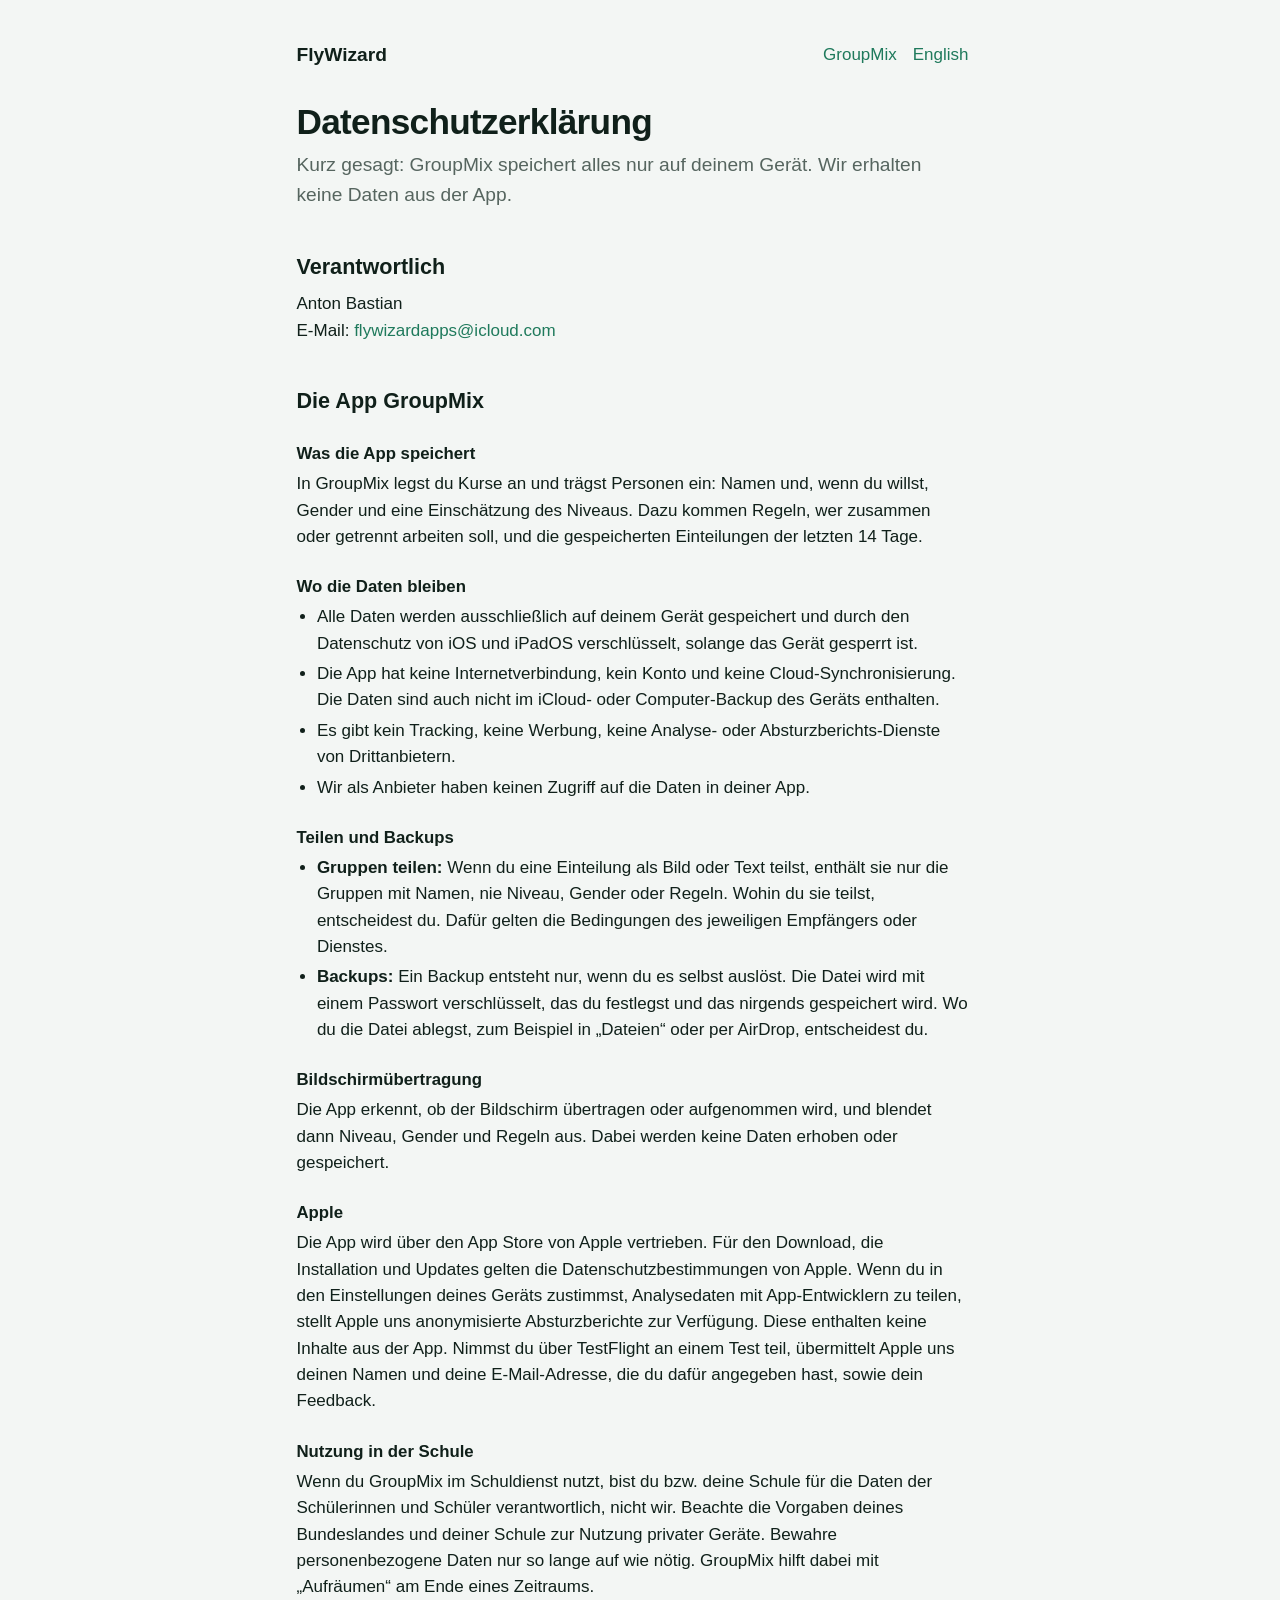
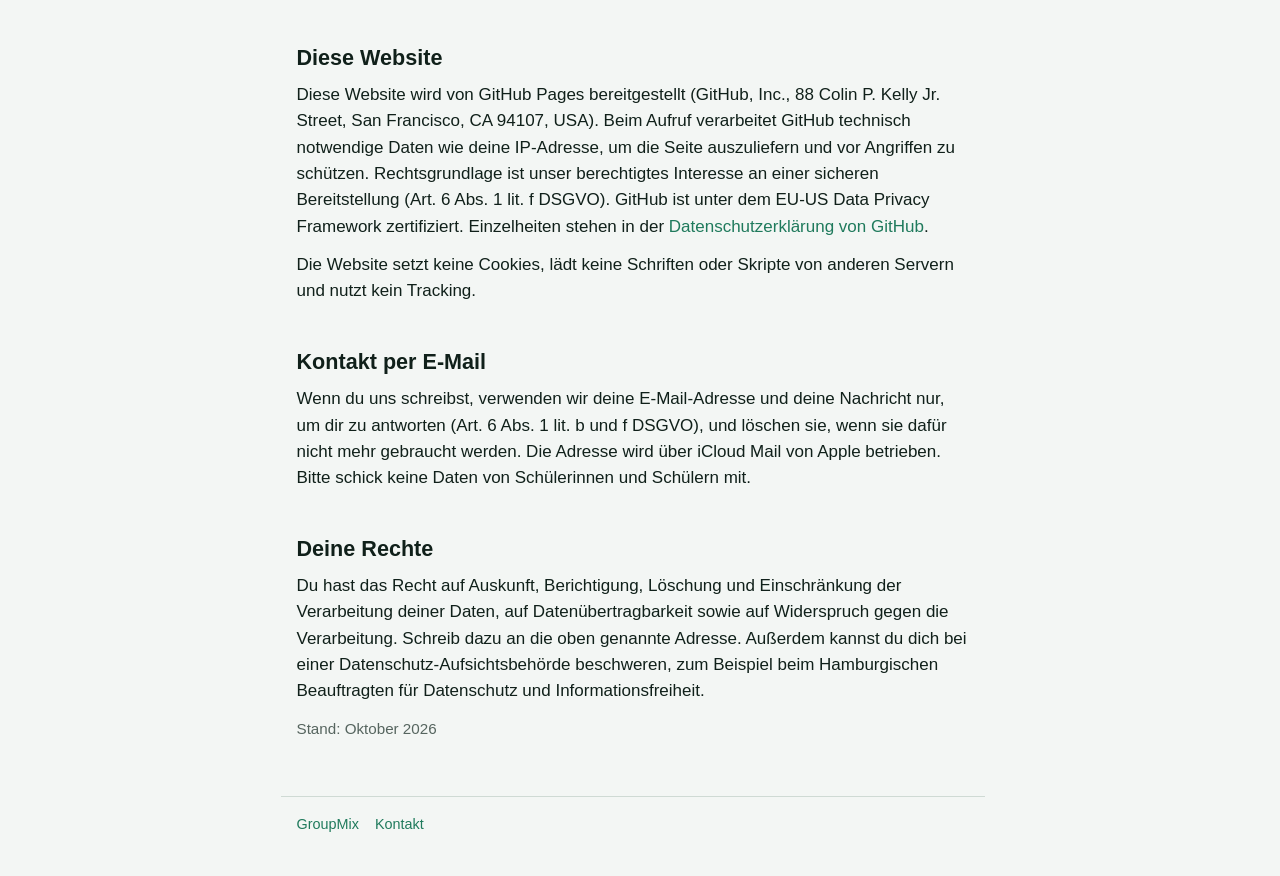
<file: groupmix/datenschutz/index.html>
<!doctype html>
<html lang="de">
<head>
  <meta charset="utf-8">
  <meta name="viewport" content="width=device-width, initial-scale=1">
  <title>GroupMix – Datenschutz</title>
  <meta name="description" content="Datenschutzerklärung für die App GroupMix und diese Website.">
  <link rel="stylesheet" href="/style.css">
  <link rel="alternate" hreflang="en" href="/groupmix/en/privacy/">
</head>
<body>
  <header>
    <a class="brand" href="/">FlyWizard</a>
    <nav><a href="/groupmix/">GroupMix</a><a href="/groupmix/en/privacy/" hreflang="en" lang="en">English</a></nav>
  </header>
  <main>
    <h1>Datenschutzerklärung</h1>
    <p class="lead">Kurz gesagt: GroupMix speichert alles nur auf deinem Gerät. Wir erhalten keine Daten aus der App.</p>

    <h2>Verantwortlich</h2>
    <p>Anton Bastian<br>
    E-Mail: <a href="mailto:flywizardapps@icloud.com">flywizardapps@icloud.com</a></p>

    <h2>Die App GroupMix</h2>

    <h3>Was die App speichert</h3>
    <p>In GroupMix legst du Kurse an und trägst Personen ein: Namen und, wenn du willst, Gender und eine Einschätzung des Niveaus. Dazu kommen Regeln, wer zusammen oder getrennt arbeiten soll, und die gespeicherten Einteilungen der letzten 14 Tage.</p>

    <h3>Wo die Daten bleiben</h3>
    <ul>
      <li>Alle Daten werden ausschließlich auf deinem Gerät gespeichert und durch den Datenschutz von iOS und iPadOS verschlüsselt, solange das Gerät gesperrt ist.</li>
      <li>Die App hat keine Internetverbindung, kein Konto und keine Cloud-Synchronisierung. Die Daten sind auch nicht im iCloud- oder Computer-Backup des Geräts enthalten.</li>
      <li>Es gibt kein Tracking, keine Werbung, keine Analyse- oder Absturzberichts-Dienste von Drittanbietern.</li>
      <li>Wir als Anbieter haben keinen Zugriff auf die Daten in deiner App.</li>
    </ul>

    <h3>Teilen und Backups</h3>
    <ul>
      <li><strong>Gruppen teilen:</strong> Wenn du eine Einteilung als Bild oder Text teilst, enthält sie nur die Gruppen mit Namen, nie Niveau, Gender oder Regeln. Wohin du sie teilst, entscheidest du. Dafür gelten die Bedingungen des jeweiligen Empfängers oder Dienstes.</li>
      <li><strong>Backups:</strong> Ein Backup entsteht nur, wenn du es selbst auslöst. Die Datei wird mit einem Passwort verschlüsselt, das du festlegst und das nirgends gespeichert wird. Wo du die Datei ablegst, zum Beispiel in „Dateien“ oder per AirDrop, entscheidest du.</li>
    </ul>

    <h3>Bildschirmübertragung</h3>
    <p>Die App erkennt, ob der Bildschirm übertragen oder aufgenommen wird, und blendet dann Niveau, Gender und Regeln aus. Dabei werden keine Daten erhoben oder gespeichert.</p>

    <h3>Apple</h3>
    <p>Die App wird über den App Store von Apple vertrieben. Für den Download, die Installation und Updates gelten die Datenschutzbestimmungen von Apple. Wenn du in den Einstellungen deines Geräts zustimmst, Analysedaten mit App-Entwicklern zu teilen, stellt Apple uns anonymisierte Absturzberichte zur Verfügung. Diese enthalten keine Inhalte aus der App. Nimmst du über TestFlight an einem Test teil, übermittelt Apple uns deinen Namen und deine E-Mail-Adresse, die du dafür angegeben hast, sowie dein Feedback.</p>

    <h3>Nutzung in der Schule</h3>
    <p>Wenn du GroupMix im Schuldienst nutzt, bist du bzw. deine Schule für die Daten der Schülerinnen und Schüler verantwortlich, nicht wir. Beachte die Vorgaben deines Bundeslandes und deiner Schule zur Nutzung privater Geräte. Bewahre personenbezogene Daten nur so lange auf wie nötig. GroupMix hilft dabei mit „Aufräumen“ am Ende eines Zeitraums.</p>

    <h2>Diese Website</h2>
    <p>Diese Website wird von GitHub Pages bereitgestellt (GitHub, Inc., 88 Colin P. Kelly Jr. Street, San Francisco, CA 94107, USA). Beim Aufruf verarbeitet GitHub technisch notwendige Daten wie deine IP-Adresse, um die Seite auszuliefern und vor Angriffen zu schützen. Rechtsgrundlage ist unser berechtigtes Interesse an einer sicheren Bereitstellung (Art. 6 Abs. 1 lit. f DSGVO). GitHub ist unter dem EU-US Data Privacy Framework zertifiziert. Einzelheiten stehen in der <a href="https://docs.github.com/de/site-policy/privacy-policies/github-general-privacy-statement">Datenschutzerklärung von GitHub</a>.</p>
    <p>Die Website setzt keine Cookies, lädt keine Schriften oder Skripte von anderen Servern und nutzt kein Tracking.</p>

    <h2>Kontakt per E-Mail</h2>
    <p>Wenn du uns schreibst, verwenden wir deine E-Mail-Adresse und deine Nachricht nur, um dir zu antworten (Art. 6 Abs. 1 lit. b und f DSGVO), und löschen sie, wenn sie dafür nicht mehr gebraucht werden. Die Adresse wird über iCloud Mail von Apple betrieben. Bitte schick keine Daten von Schülerinnen und Schülern mit.</p>

    <h2>Deine Rechte</h2>
    <p>Du hast das Recht auf Auskunft, Berichtigung, Löschung und Einschränkung der Verarbeitung deiner Daten, auf Datenübertragbarkeit sowie auf Widerspruch gegen die Verarbeitung. Schreib dazu an die oben genannte Adresse. Außerdem kannst du dich bei einer Datenschutz-Aufsichtsbehörde beschweren, zum Beispiel beim Hamburgischen Beauftragten für Datenschutz und Informationsfreiheit.</p>

    <p class="muted">Stand: Oktober 2026</p>
  </main>
  <footer>
    <a href="/groupmix/">GroupMix</a><a href="mailto:flywizardapps@icloud.com">Kontakt</a>
  </footer>
</body>
</html>
</file>
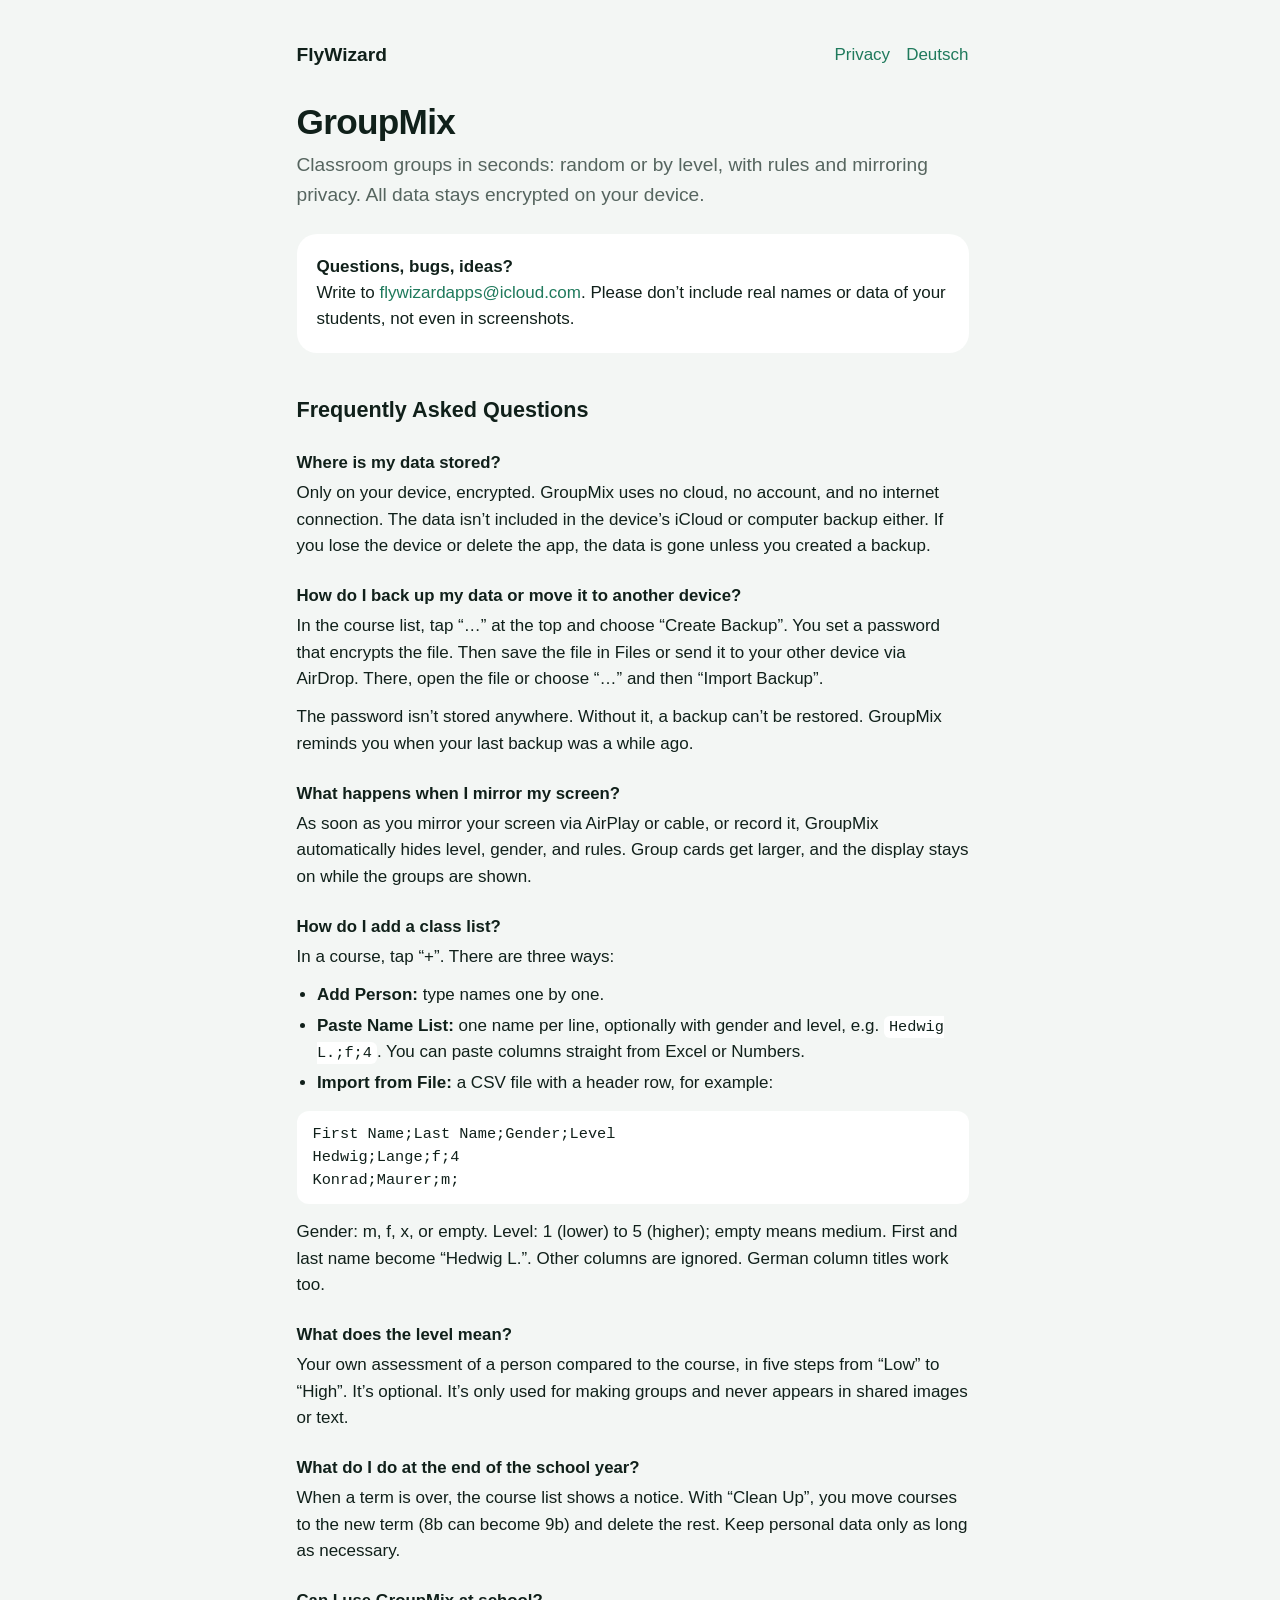
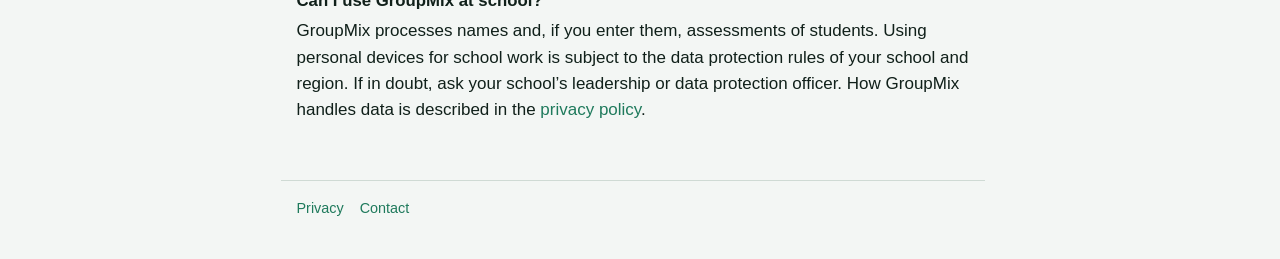
<file: groupmix/en/index.html>
<!doctype html>
<html lang="en">
<head>
  <meta charset="utf-8">
  <meta name="viewport" content="width=device-width, initial-scale=1">
  <title>GroupMix – Support</title>
  <meta name="description" content="GroupMix makes groups for your class. Help, frequently asked questions, and contact.">
  <link rel="stylesheet" href="/style.css">
  <link rel="alternate" hreflang="de" href="/groupmix/">
</head>
<body>
  <header>
    <a class="brand" href="/">FlyWizard</a>
    <nav><a href="/groupmix/en/privacy/">Privacy</a><a href="/groupmix/" hreflang="de" lang="de">Deutsch</a></nav>
  </header>
  <main>
    <h1>GroupMix</h1>
    <p class="lead">Classroom groups in seconds: random or by level, with rules and mirroring privacy. All data stays encrypted on your device.</p>

    <div class="card">
      <strong>Questions, bugs, ideas?</strong><br>
      Write to <a href="mailto:flywizardapps@icloud.com">flywizardapps@icloud.com</a>. Please don’t include real names or data of your students, not even in screenshots.
    </div>

    <h2>Frequently Asked Questions</h2>

    <h3>Where is my data stored?</h3>
    <p>Only on your device, encrypted. GroupMix uses no cloud, no account, and no internet connection. The data isn’t included in the device’s iCloud or computer backup either. If you lose the device or delete the app, the data is gone unless you created a backup.</p>

    <h3>How do I back up my data or move it to another device?</h3>
    <p>In the course list, tap “…” at the top and choose “Create Backup”. You set a password that encrypts the file. Then save the file in Files or send it to your other device via AirDrop. There, open the file or choose “…” and then “Import Backup”.</p>
    <p>The password isn’t stored anywhere. Without it, a backup can’t be restored. GroupMix reminds you when your last backup was a while ago.</p>

    <h3>What happens when I mirror my screen?</h3>
    <p>As soon as you mirror your screen via AirPlay or cable, or record it, GroupMix automatically hides level, gender, and rules. Group cards get larger, and the display stays on while the groups are shown.</p>

    <h3>How do I add a class list?</h3>
    <p>In a course, tap “+”. There are three ways:</p>
    <ul>
      <li><strong>Add Person:</strong> type names one by one.</li>
      <li><strong>Paste Name List:</strong> one name per line, optionally with gender and level, e.g. <code>Hedwig L.;f;4</code>. You can paste columns straight from Excel or Numbers.</li>
      <li><strong>Import from File:</strong> a CSV file with a header row, for example:</li>
    </ul>
<pre>First Name;Last Name;Gender;Level
Hedwig;Lange;f;4
Konrad;Maurer;m;</pre>
    <p>Gender: m, f, x, or empty. Level: 1 (lower) to 5 (higher); empty means medium. First and last name become “Hedwig L.”. Other columns are ignored. German column titles work too.</p>

    <h3>What does the level mean?</h3>
    <p>Your own assessment of a person compared to the course, in five steps from “Low” to “High”. It’s optional. It’s only used for making groups and never appears in shared images or text.</p>

    <h3>What do I do at the end of the school year?</h3>
    <p>When a term is over, the course list shows a notice. With “Clean Up”, you move courses to the new term (8b can become 9b) and delete the rest. Keep personal data only as long as necessary.</p>

    <h3>Can I use GroupMix at school?</h3>
    <p>GroupMix processes names and, if you enter them, assessments of students. Using personal devices for school work is subject to the data protection rules of your school and region. If in doubt, ask your school’s leadership or data protection officer. How GroupMix handles data is described in the <a href="/groupmix/en/privacy/">privacy policy</a>.</p>
  </main>
  <footer>
    <a href="/groupmix/en/privacy/">Privacy</a><a href="mailto:flywizardapps@icloud.com">Contact</a>
  </footer>
</body>
</html>
</file>
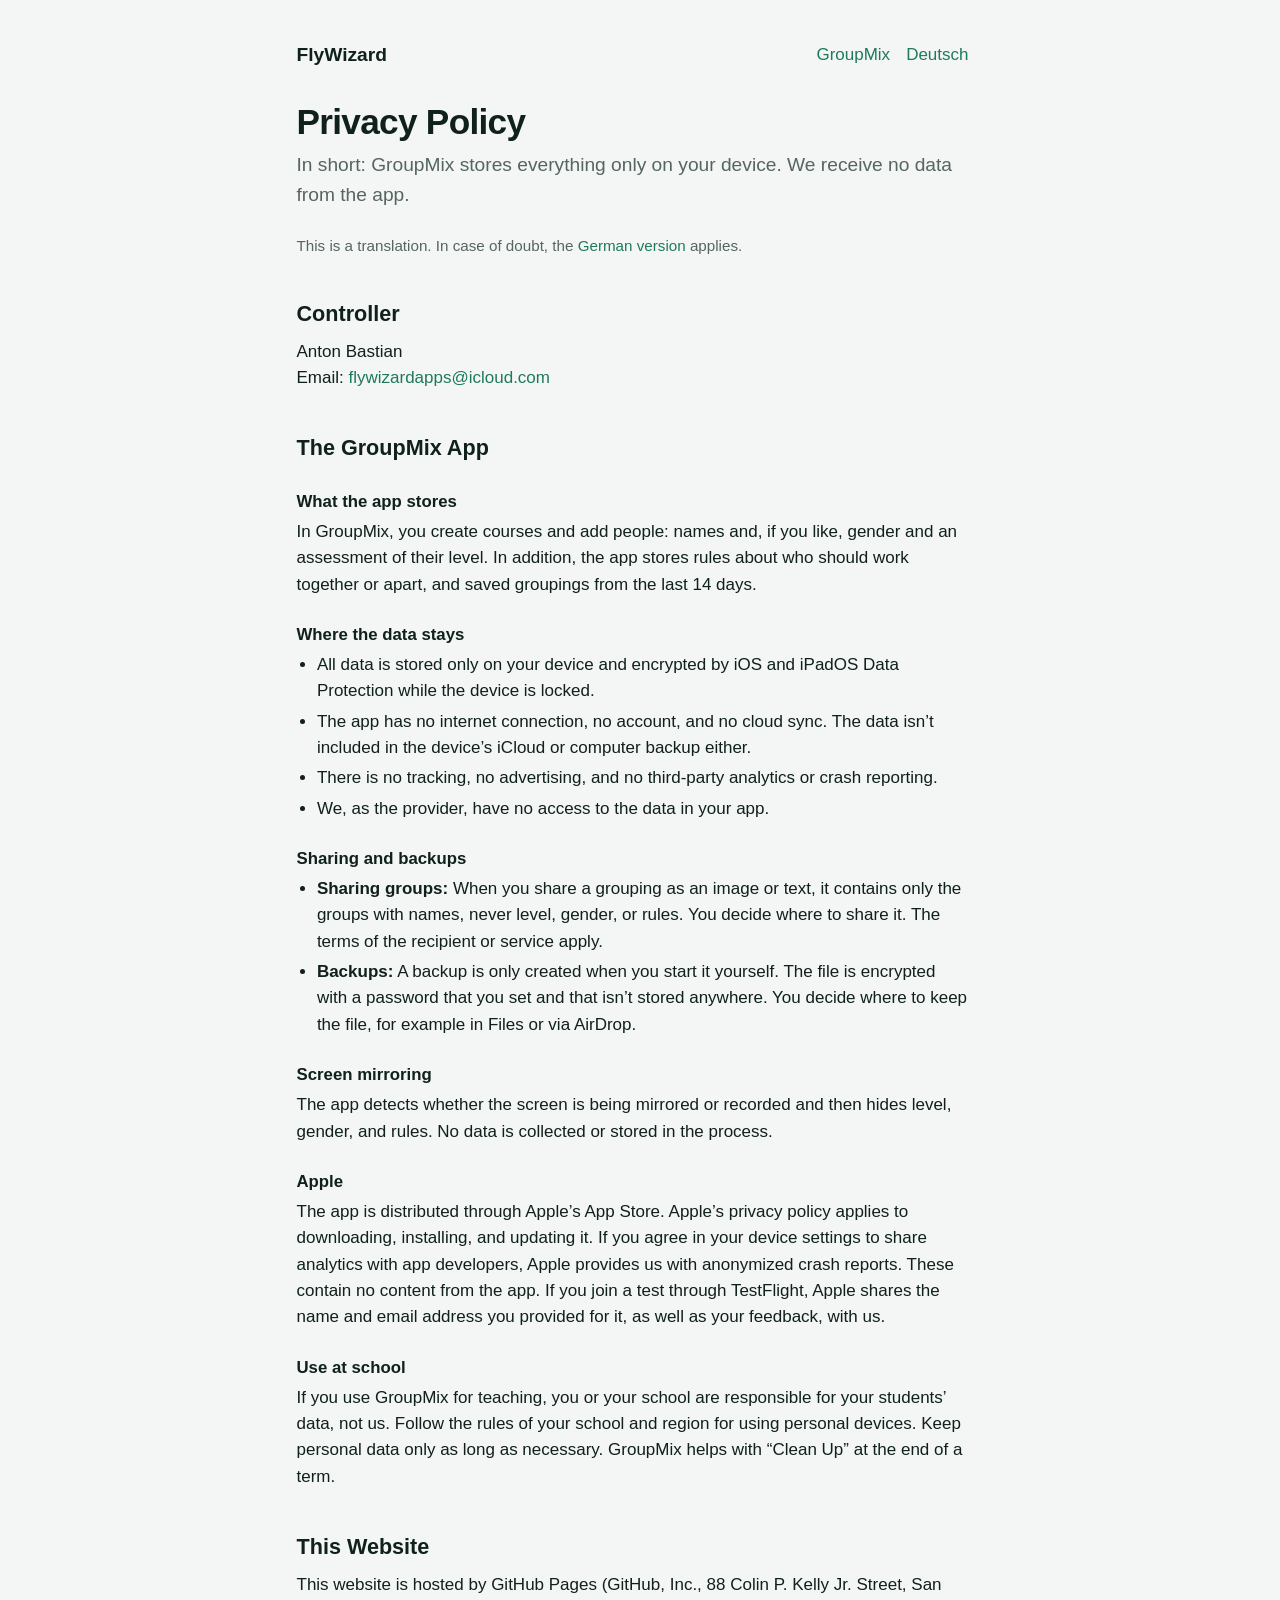
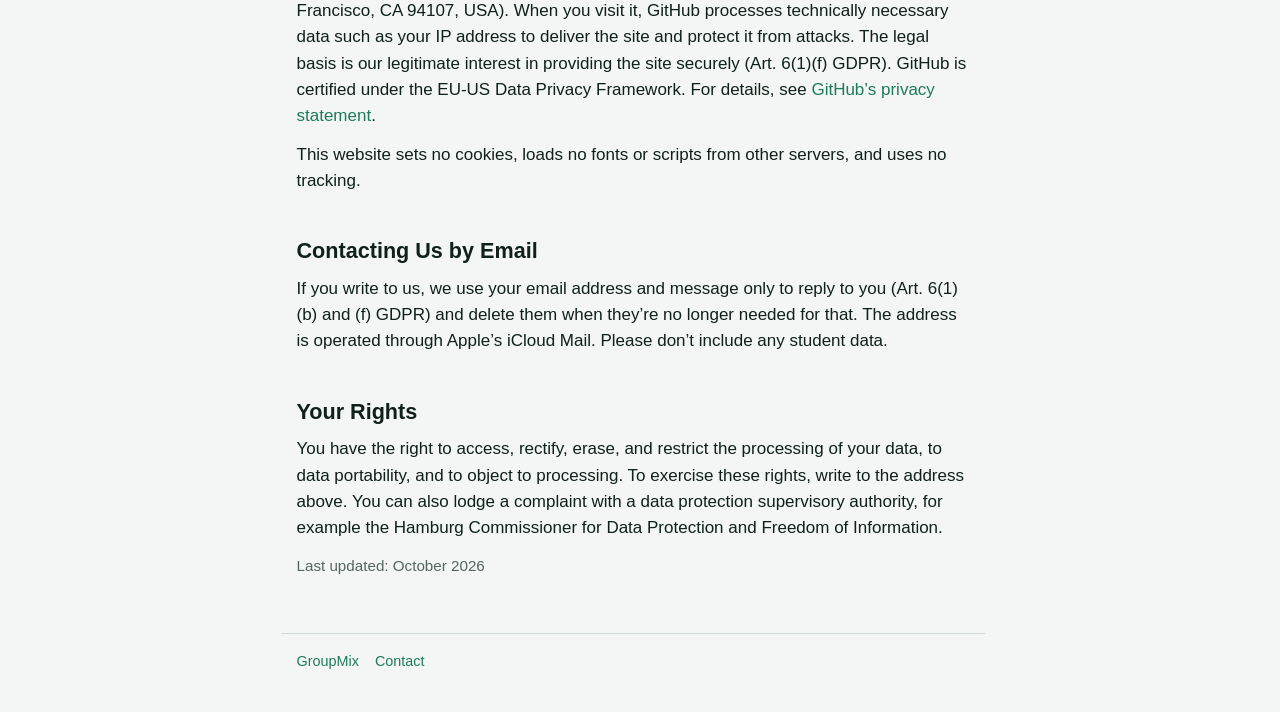
<file: groupmix/en/privacy/index.html>
<!doctype html>
<html lang="en">
<head>
  <meta charset="utf-8">
  <meta name="viewport" content="width=device-width, initial-scale=1">
  <title>GroupMix – Privacy Policy</title>
  <meta name="description" content="Privacy policy for the GroupMix app and this website.">
  <link rel="stylesheet" href="/style.css">
  <link rel="alternate" hreflang="de" href="/groupmix/datenschutz/">
</head>
<body>
  <header>
    <a class="brand" href="/">FlyWizard</a>
    <nav><a href="/groupmix/en/">GroupMix</a><a href="/groupmix/datenschutz/" hreflang="de" lang="de">Deutsch</a></nav>
  </header>
  <main>
    <h1>Privacy Policy</h1>
    <p class="lead">In short: GroupMix stores everything only on your device. We receive no data from the app.</p>
    <p class="muted">This is a translation. In case of doubt, the <a href="/groupmix/datenschutz/">German version</a> applies.</p>

    <h2>Controller</h2>
    <p>Anton Bastian<br>
    Email: <a href="mailto:flywizardapps@icloud.com">flywizardapps@icloud.com</a></p>

    <h2>The GroupMix App</h2>

    <h3>What the app stores</h3>
    <p>In GroupMix, you create courses and add people: names and, if you like, gender and an assessment of their level. In addition, the app stores rules about who should work together or apart, and saved groupings from the last 14 days.</p>

    <h3>Where the data stays</h3>
    <ul>
      <li>All data is stored only on your device and encrypted by iOS and iPadOS Data Protection while the device is locked.</li>
      <li>The app has no internet connection, no account, and no cloud sync. The data isn’t included in the device’s iCloud or computer backup either.</li>
      <li>There is no tracking, no advertising, and no third-party analytics or crash reporting.</li>
      <li>We, as the provider, have no access to the data in your app.</li>
    </ul>

    <h3>Sharing and backups</h3>
    <ul>
      <li><strong>Sharing groups:</strong> When you share a grouping as an image or text, it contains only the groups with names, never level, gender, or rules. You decide where to share it. The terms of the recipient or service apply.</li>
      <li><strong>Backups:</strong> A backup is only created when you start it yourself. The file is encrypted with a password that you set and that isn’t stored anywhere. You decide where to keep the file, for example in Files or via AirDrop.</li>
    </ul>

    <h3>Screen mirroring</h3>
    <p>The app detects whether the screen is being mirrored or recorded and then hides level, gender, and rules. No data is collected or stored in the process.</p>

    <h3>Apple</h3>
    <p>The app is distributed through Apple’s App Store. Apple’s privacy policy applies to downloading, installing, and updating it. If you agree in your device settings to share analytics with app developers, Apple provides us with anonymized crash reports. These contain no content from the app. If you join a test through TestFlight, Apple shares the name and email address you provided for it, as well as your feedback, with us.</p>

    <h3>Use at school</h3>
    <p>If you use GroupMix for teaching, you or your school are responsible for your students’ data, not us. Follow the rules of your school and region for using personal devices. Keep personal data only as long as necessary. GroupMix helps with “Clean Up” at the end of a term.</p>

    <h2>This Website</h2>
    <p>This website is hosted by GitHub Pages (GitHub, Inc., 88 Colin P. Kelly Jr. Street, San Francisco, CA 94107, USA). When you visit it, GitHub processes technically necessary data such as your IP address to deliver the site and protect it from attacks. The legal basis is our legitimate interest in providing the site securely (Art. 6(1)(f) GDPR). GitHub is certified under the EU-US Data Privacy Framework. For details, see <a href="https://docs.github.com/en/site-policy/privacy-policies/github-general-privacy-statement">GitHub’s privacy statement</a>.</p>
    <p>This website sets no cookies, loads no fonts or scripts from other servers, and uses no tracking.</p>

    <h2>Contacting Us by Email</h2>
    <p>If you write to us, we use your email address and message only to reply to you (Art. 6(1)(b) and (f) GDPR) and delete them when they’re no longer needed for that. The address is operated through Apple’s iCloud Mail. Please don’t include any student data.</p>

    <h2>Your Rights</h2>
    <p>You have the right to access, rectify, erase, and restrict the processing of your data, to data portability, and to object to processing. To exercise these rights, write to the address above. You can also lodge a complaint with a data protection supervisory authority, for example the Hamburg Commissioner for Data Protection and Freedom of Information.</p>

    <p class="muted">Last updated: October 2026</p>
  </main>
  <footer>
    <a href="/groupmix/en/">GroupMix</a><a href="mailto:flywizardapps@icloud.com">Contact</a>
  </footer>
</body>
</html>
</file>
<file: style.css>
/* Farben aus dem GroupMix-Designsystem (Design/tokens.json im App-Repo), Systemschrift, ohne externe Ressourcen. */
:root {
  --bg: #F3F6F4;          /* surface */
  --text: #10201A;        /* ink */
  --secondary: #56655F;   /* ink-muted */
  --accent: #1F7A5C;      /* accent */
  --rule: #CFDAD4;        /* hairline */
  --card: #FFFFFF;        /* surface-raised */
  --ground: #1F7A5C;      /* kiesel-ground */
  --on-ground: #FFFFFF;   /* on-ground */
  color-scheme: light dark;
}

@media (prefers-color-scheme: dark) {
  :root {
    --bg: #0E1211;
    --text: #EDF3F0;
    --secondary: #9BAAA3;
    --accent: #5CC79A;
    --rule: #2C3833;
    --card: #18201D;
  }
}

* { box-sizing: border-box; }

/* Platz für die Scrollleiste immer freihalten, damit der Inhalt beim Seitenwechsel nicht springt. */
html { overflow-y: scroll; }
@supports (scrollbar-gutter: stable) {
  html { overflow-y: auto; scrollbar-gutter: stable; }
}

body {
  margin: 0;
  background: var(--bg);
  color: var(--text);
  font: 17px/1.55 -apple-system, BlinkMacSystemFont, "SF Pro Text", "Helvetica Neue", Arial, sans-serif;
  -webkit-text-size-adjust: 100%;
}

main, header, footer {
  max-width: 44rem;
  margin: 0 auto;
  padding: 0 16px;
}

header {
  padding-top: 40px;
  display: flex;
  align-items: center;
  justify-content: space-between;
  gap: 16px;
  flex-wrap: wrap;
}

header .brand {
  display: inline-flex;
  align-items: center;
  gap: 12px;
  color: var(--text);
  font-weight: 700;
  font-size: 1.2rem;
}

header .brand:hover { text-decoration: none; }
header .brand img { display: block; width: 48px; height: 48px; }
header nav { display: flex; flex-wrap: wrap; gap: 4px 16px; }

h1 { font-size: 2.2rem; line-height: 1.15; margin: 32px 0 8px; letter-spacing: -0.02em; }
h2 { font-size: 1.35rem; margin: 40px 0 8px; }
h3 { font-size: 1.05rem; margin: 24px 0 4px; }
p, ul { margin: 0 0 12px; }
ul { padding-left: 1.2em; }
li { margin-bottom: 4px; }

a { color: var(--accent); text-decoration: none; }
a:hover { text-decoration: underline; }
a:focus-visible { outline: 2px solid var(--accent); outline-offset: 2px; border-radius: 4px; }

.lead { font-size: 1.2rem; color: var(--secondary); margin-bottom: 24px; }
.muted { color: var(--secondary); font-size: 0.95rem; }

.card {
  background: var(--card);
  border-radius: 20px;
  padding: 20px;
  margin: 24px 0;
}

code {
  font: 0.9em ui-monospace, "SF Mono", Menlo, monospace;
  background: var(--card);
  padding: 2px 5px;
  border-radius: 6px;
}

pre {
  font: 0.9em/1.5 ui-monospace, "SF Mono", Menlo, monospace;
  background: var(--card);
  padding: 12px 16px;
  border-radius: 12px;
  overflow-x: auto;
}

footer {
  margin-top: 56px;
  padding-top: 16px;
  padding-bottom: 40px;
  border-top: 1px solid var(--rule);
  color: var(--secondary);
  font-size: 0.9rem;
}

footer a { margin-right: 16px; }


/* Häufige Fragen: zugeklappt, per Tipp aufklappbar. */
.faq { margin-top: 8px; border-top: 1px solid var(--rule); }

.faq details { border-bottom: 1px solid var(--rule); }

.faq summary {
  list-style: none;
  cursor: pointer;
  display: flex;
  justify-content: space-between;
  align-items: baseline;
  gap: 16px;
  padding: 14px 0;
  font-weight: 600;
}

.faq summary::-webkit-details-marker { display: none; }

.faq summary::after {
  content: "+";
  color: var(--accent);
  font-size: 1.3em;
  line-height: 1;
}

.faq details[open] summary::after { content: "−"; }

.faq summary:focus-visible { outline: 2px solid var(--accent); outline-offset: 4px; border-radius: 4px; }

.faq .answer { padding-bottom: 16px; }

.faq h4 { font-size: 1rem; margin: 12px 0 4px; }

ol { margin: 0 0 12px; padding-left: 1.4em; }

/* Anleitung: Inhaltsverzeichnis und Sprungziele. */
.toc {
  background: var(--card);
  border-radius: 20px;
  padding: 20px;
  margin: 24px 0;
}

.toc ol { margin: 8px 0 0; }

section[id], h3[id] { scroll-margin-top: 16px; }

header nav a[aria-current="page"] { color: var(--text); }

/* Startseite: grünes Band mit Kiesel-Motiv, rechts angeschnitten (mindestens zwei Stapel bleiben ganz). */
.hero {
  background: var(--ground);
  color: var(--on-ground);
  border-radius: 20px;
  padding: 32px 24px 24px;
  margin: 32px 0 24px;
  overflow: hidden;
}

.hero h1 { margin: 0 0 12px; color: var(--on-ground); }
.hero p { font-size: 1.2rem; margin: 0; max-width: 34rem; }

/* App-Store-Plakette von Apple (unverändert, mindestens 40 px hoch, Freiraum ringsum). */
.store-badge { display: inline-block; margin-top: 20px; line-height: 0; }
.store-badge img { height: 48px; width: auto; }
.store-badge:focus-visible { outline-color: var(--on-ground); }

.hero-mark {
  display: block;
  width: min(80%, 360px);
  height: auto;
  margin: 24px -15% 0 auto;
}

/* ===== Anleitung als Hilfe-Center (nur mit <body class="guide">) =====
   Ohne JavaScript: alles als lange Seite. Mit JavaScript (html.js) zeigt anleitung.js immer nur eine Ansicht. */
.sr-only { position: absolute; width: 1px; height: 1px; margin: -1px; padding: 0; overflow: hidden; clip: rect(0 0 0 0); white-space: nowrap; border: 0; }

@media (prefers-reduced-motion: no-preference) {
  html:has(body.guide) { scroll-behavior: smooth; }
}

.guide header, .guide footer { max-width: 72rem; }
.guide main { max-width: 72rem; display: block; }
.guide [id] { scroll-margin-top: 24px; }
.guide h2[tabindex="-1"]:focus, .guide h1[tabindex="-1"]:focus { outline: none; }

/* Übersicht */
.guide .g-overview > h1 { margin-top: 32px; }
.guide .g-tiles { display: grid; grid-template-columns: 1fr; gap: 16px; margin: 24px 0 8px; }
.guide .tile { background: var(--card); border: 1px solid var(--rule); border-radius: 20px; padding: 18px 22px 10px; }
.guide .tile h2 { font-size: 1.2rem; margin: 0 0 8px; letter-spacing: -0.01em; }
.guide .tile h2 a { color: var(--text); }
.guide .tile h2 a:hover { color: var(--accent); text-decoration: none; }
.guide .tile ul { list-style: none; padding: 0; margin: 0 0 8px; }
.guide .tile li { margin: 0; }
.guide .tile li a { display: block; padding: 4px 0; color: var(--accent); }
.guide .tile .tile-text { color: var(--secondary); margin: 0 0 12px; }

.guide .schnellstart { background: var(--card); border: 1px solid var(--rule); border-top: 4px solid var(--accent); border-radius: 20px; padding: 20px 22px 8px; margin: 16px 0 8px; }
.guide .schnellstart h2 { border: 0; padding: 0; margin: 0 0 8px; font-size: 1.3rem; }
.guide .schnellstart ol { padding-left: 1.5em; }
.guide .schnellstart li { margin-bottom: 8px; }

/* Suche */
.guide .g-search input {
  display: block; width: 100%; min-height: 52px; margin: 0;
  font: inherit; font-size: 1.06rem; color: var(--text);
  background: var(--card) url("data:image/svg+xml,%3Csvg xmlns='http://www.w3.org/2000/svg' viewBox='0 0 24 24' fill='none' stroke='%2356655F' stroke-width='2.2' stroke-linecap='round'%3E%3Ccircle cx='10.5' cy='10.5' r='6.5'/%3E%3Cpath d='m15.5 15.5 5 5'/%3E%3C/svg%3E") no-repeat 16px 50% / 20px 20px;
  border: 1px solid var(--rule); border-radius: 16px; padding: 12px 16px 12px 46px;
  box-shadow: 0 1px 2px rgba(16, 32, 26, 0.06);
  -webkit-appearance: none; appearance: none;
}
@media (prefers-color-scheme: dark) {
  .guide .g-search input { background-image: url("data:image/svg+xml,%3Csvg xmlns='http://www.w3.org/2000/svg' viewBox='0 0 24 24' fill='none' stroke='%239BAAA3' stroke-width='2.2' stroke-linecap='round'%3E%3Ccircle cx='10.5' cy='10.5' r='6.5'/%3E%3Cpath d='m15.5 15.5 5 5'/%3E%3C/svg%3E"); box-shadow: none; }
}
.guide .g-search input::-webkit-search-decoration { -webkit-appearance: none; }
.guide .g-side .g-search input { min-height: 44px; font-size: 1rem; border-radius: 14px; background-position: 14px 50%; background-size: 18px 18px; padding-left: 42px; }
.guide .g-search input::placeholder { color: var(--secondary); }
.guide .g-search input:focus-visible { outline: 2px solid var(--accent); outline-offset: 2px; }
.guide .g-results { margin: 16px 0 0; }
.guide .g-results .g-none { background: var(--card); border: 1px solid var(--rule); border-radius: 14px; padding: 14px 18px; color: var(--secondary); }
.guide .g-results .g-none p { margin: 0 0 4px; }
.guide .g-results .g-count { color: var(--secondary); font-size: 0.9rem; margin: 0 0 8px; }
.guide .g-results ol { list-style: none; padding: 0; margin: 0; }
.guide .g-results li { margin: 0 0 8px; }
.guide .g-results li a { display: block; background: var(--card); border: 1px solid var(--rule); border-radius: 14px; padding: 12px 16px; color: var(--text); }
.guide .g-results li a:hover { border-color: var(--accent); text-decoration: none; }
.guide .g-results .r-title { display: block; font-weight: 600; }
.guide .g-results .r-chapter { display: block; font-size: 0.82rem; color: var(--accent); margin-bottom: 2px; }
.guide .g-results .r-snip { display: block; font-size: 0.93rem; color: var(--secondary); }
.guide mark { background: color-mix(in srgb, var(--accent) 28%, transparent); color: inherit; border-radius: 3px; padding: 0 1px; }
.guide .g-overview.searching .schnellstart, .guide .g-overview.searching .g-tiles { display: none; }

/* Kapitel (ohne JavaScript Zwischenüberschrift, mit JavaScript Kopf der Kapitelansicht) */
.guide .chapter { padding-top: 8px; }
.guide .chapter-head h2 { font-size: 1.15rem; margin: 56px 0 6px; padding-top: 14px; border-top: 1px solid var(--rule); color: var(--secondary); letter-spacing: 0; }
.guide .chapter-intro { color: var(--secondary); }

/* Artikel */
.guide .topic > h2 { font-size: 1.7rem; line-height: 1.2; margin: 40px 0 12px; letter-spacing: -0.015em; }
.guide .topic > h3 { font-size: 1.05rem; margin: 24px 0 4px; }
.guide .topic + .topic { margin-top: 8px; }

/* Hinweiskästen */
.hinweis { background: var(--card); border: 1px solid var(--rule); border-left: 4px solid var(--accent); border-radius: 12px; padding: 12px 16px 4px; margin: 16px 0; }
.hinweis > strong:first-child { display: block; font-size: 0.8rem; text-transform: uppercase; letter-spacing: 0.06em; color: var(--accent); margin-bottom: 2px; }
.hinweis.datenschutz { border-left-color: var(--text); }
.hinweis.datenschutz > strong:first-child { color: var(--text); }
.hinweis.wissen { border-left-color: var(--secondary); }
.hinweis.wissen > strong:first-child { color: var(--secondary); }
.hinweis p:last-child, .hinweis ul:last-child { margin-bottom: 8px; }

/* Einklappbare Details, Look wie .faq */
.mehr { border-top: 1px solid var(--rule); border-bottom: 1px solid var(--rule); margin: 16px 0; }
.mehr + .mehr { margin-top: -17px; }
.mehr summary { list-style: none; cursor: pointer; display: flex; justify-content: space-between; align-items: baseline; gap: 16px; padding: 10px 0; font-weight: 600; font-size: 0.95rem; }
.mehr summary::-webkit-details-marker { display: none; }
.mehr summary::after { content: "+"; color: var(--accent); font-size: 1.3em; line-height: 1; }
.mehr[open] summary::after { content: "−"; }
.mehr summary:focus-visible { outline: 2px solid var(--accent); outline-offset: 4px; border-radius: 4px; }
.mehr > :not(summary):last-child { margin-bottom: 14px; }

/* Brotkrumen, Kapitelliste, Blättern (von anleitung.js erzeugt) */
.guide .g-crumbs { display: flex; flex-wrap: wrap; align-items: baseline; justify-content: space-between; gap: 4px 16px; margin: 28px 0 0; font-size: 0.93rem; color: var(--secondary); }
.guide .g-crumbs ol { list-style: none; display: flex; flex-wrap: wrap; gap: 2px 0; margin: 0; padding: 0; }
.guide .g-crumbs li { margin: 0; }
.guide .g-crumbs li + li::before { content: "›"; margin: 0 8px; color: var(--secondary); }
.guide .g-crumbs a { color: var(--accent); }
.guide .g-crumbs [aria-current] { color: var(--secondary); }
.guide .g-crumbs .g-find { font-weight: 600; }

.guide .chapter-list { list-style: none; padding: 0; margin: 24px 0 0; border-top: 1px solid var(--rule); }
.guide .chapter-list li { margin: 0; border-bottom: 1px solid var(--rule); }
.guide .chapter-list a { display: block; padding: 14px 0; color: var(--text); }
.guide .chapter-list a:hover { text-decoration: none; }
.guide .chapter-list a:hover .l-title { color: var(--accent); }
.guide .chapter-list .l-title { display: block; font-weight: 600; font-size: 1.05rem; }
.guide .chapter-list .l-sub { display: block; color: var(--secondary); font-size: 0.95rem; }

.guide .pager { display: grid; grid-template-columns: 1fr 1fr; gap: 12px; margin: 40px 0 0; padding-top: 20px; border-top: 1px solid var(--rule); }
.guide .pager a { display: block; background: var(--card); border: 1px solid var(--rule); border-radius: 14px; padding: 12px 16px; color: var(--text); }
.guide .pager a:hover { border-color: var(--accent); text-decoration: none; }
.guide .pager small { display: block; color: var(--secondary); font-size: 0.82rem; }
.guide .pager .p-title { font-weight: 600; }
.guide .pager .next { grid-column: 2; text-align: right; }
.guide .pager .prev { grid-column: 1; }

/* Seitenleiste (nur breit, von anleitung.js erzeugt) */
.guide .g-side { display: none; }
.guide .g-side ol, .guide .g-side ul { list-style: none; margin: 0; padding: 0; }
.guide .g-side .g-side-list > li > a { display: block; padding: 5px 0; font-weight: 600; color: var(--text); }
.guide .g-side ul { display: none; padding: 0 0 6px 14px; border-left: 1px solid var(--rule); margin-left: 2px; }
.guide .g-side li.is-open > ul { display: block; }
.guide .g-side li { margin: 0; }
.guide .g-side ul a { display: block; padding: 3px 0 3px 4px; font-size: 0.93rem; color: var(--secondary); }
.guide .g-side a:hover { color: var(--accent); text-decoration: none; }
.guide .g-side a[aria-current] { color: var(--accent); font-weight: 600; }
.guide .g-side .g-search { margin-bottom: 16px; }
.guide .g-side .g-results { margin: 0 0 16px; }
.guide .g-side .g-results li a { padding: 8px 12px; }
.guide .g-side .g-results .r-snip { font-size: 0.85rem; }

/* Mit JavaScript: eine Ansicht */
.js .guide .g-overview, .js .guide .chapter, .js .guide .topic { display: none; }
.js[data-view="overview"] .guide .g-overview { display: block; }
.js[data-view="chapter"] .guide .chapter.is-current,
.js[data-view="article"] .guide .chapter.is-current { display: block; }
.js[data-view="chapter"] .guide .chapter.is-current .topic { display: none; }
.js[data-view="article"] .guide .chapter.is-current .chapter-head,
.js[data-view="article"] .guide .chapter.is-current .chapter-list { display: none; }
.js[data-view="article"] .guide .topic.is-current { display: block; }
.js[data-view="chapter"] .guide .chapter-head h2 { font-size: 1.7rem; line-height: 1.2; margin: 24px 0 8px; padding: 0; border: 0; color: var(--text); letter-spacing: -0.015em; }
.js[data-view="chapter"] .guide .chapter-intro { font-size: 1.1rem; }
.js[data-view="overview"] .guide .g-crumbs { display: none; }
.js .guide .g-crumbs { margin-top: 24px; }
.js .guide .topic > h2 { margin-top: 16px; }

@media (max-width: 599px) {
  .guide .pager { grid-template-columns: 1fr; }
  .guide .pager .next, .guide .pager .prev { grid-column: 1; text-align: left; }
}

@media (min-width: 700px) {
  .guide .g-tiles { grid-template-columns: 1fr 1fr; align-items: stretch; }
}

@media (min-width: 1100px) {
  .js[data-view="overview"] .guide .g-layout { max-width: 52rem; margin: 0 auto; }
  .js[data-view="chapter"] .guide .g-layout, .js[data-view="article"] .guide .g-layout {
    display: grid; grid-template-columns: 15rem minmax(0, 44rem); justify-content: center; column-gap: 56px; align-items: start;
  }
  .js[data-view="chapter"] .guide .g-side, .js[data-view="article"] .guide .g-side {
    display: block; position: sticky; top: 16px; margin-top: 32px; max-height: calc(100vh - 32px); overflow-y: auto;
  }
  .js .guide .g-crumbs .g-find { display: none; }
}
</file>
